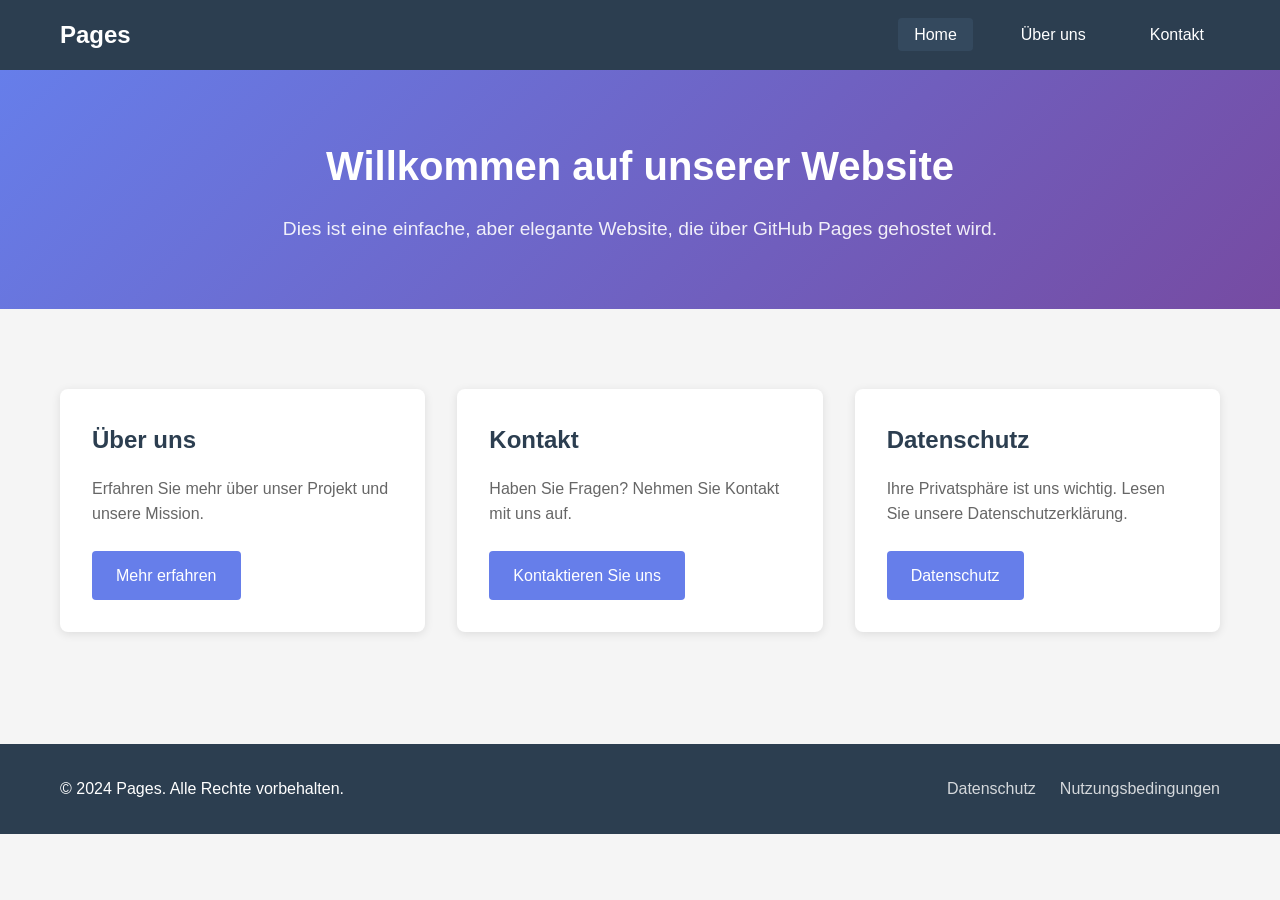
<file: index.html>
<!DOCTYPE html>
<html lang="de">
<head>
    <meta charset="UTF-8">
    <meta name="viewport" content="width=device-width, initial-scale=1.0">
    <title>Willkommen - Pages</title>
    <link rel="stylesheet" href="styles.css">
</head>
<body>
    <header>
        <nav>
            <div class="container">
                <h1 class="logo">Pages</h1>
                <ul class="nav-links">
                    <li><a href="index.html" class="active">Home</a></li>
                    <li><a href="about.html">Über uns</a></li>
                    <li><a href="contact.html">Kontakt</a></li>
                </ul>
            </div>
        </nav>
    </header>

    <main>
        <section class="hero">
            <div class="container">
                <h2>Willkommen auf unserer Website</h2>
                <p>Dies ist eine einfache, aber elegante Website, die über GitHub Pages gehostet wird.</p>
            </div>
        </section>

        <section class="content">
            <div class="container">
                <div class="card-grid">
                    <div class="card">
                        <h3>Über uns</h3>
                        <p>Erfahren Sie mehr über unser Projekt und unsere Mission.</p>
                        <a href="about.html" class="btn">Mehr erfahren</a>
                    </div>
                    <div class="card">
                        <h3>Kontakt</h3>
                        <p>Haben Sie Fragen? Nehmen Sie Kontakt mit uns auf.</p>
                        <a href="contact.html" class="btn">Kontaktieren Sie uns</a>
                    </div>
                    <div class="card">
                        <h3>Datenschutz</h3>
                        <p>Ihre Privatsphäre ist uns wichtig. Lesen Sie unsere Datenschutzerklärung.</p>
                        <a href="privacy.html" class="btn">Datenschutz</a>
                    </div>
                </div>
            </div>
        </section>
    </main>

    <footer>
        <div class="container">
            <p>&copy; 2024 Pages. Alle Rechte vorbehalten.</p>
            <div class="footer-links">
                <a href="privacy.html">Datenschutz</a>
                <a href="TermsofUse.html">Nutzungsbedingungen</a>
            </div>
        </div>
    </footer>
</body>
</html>
</file>
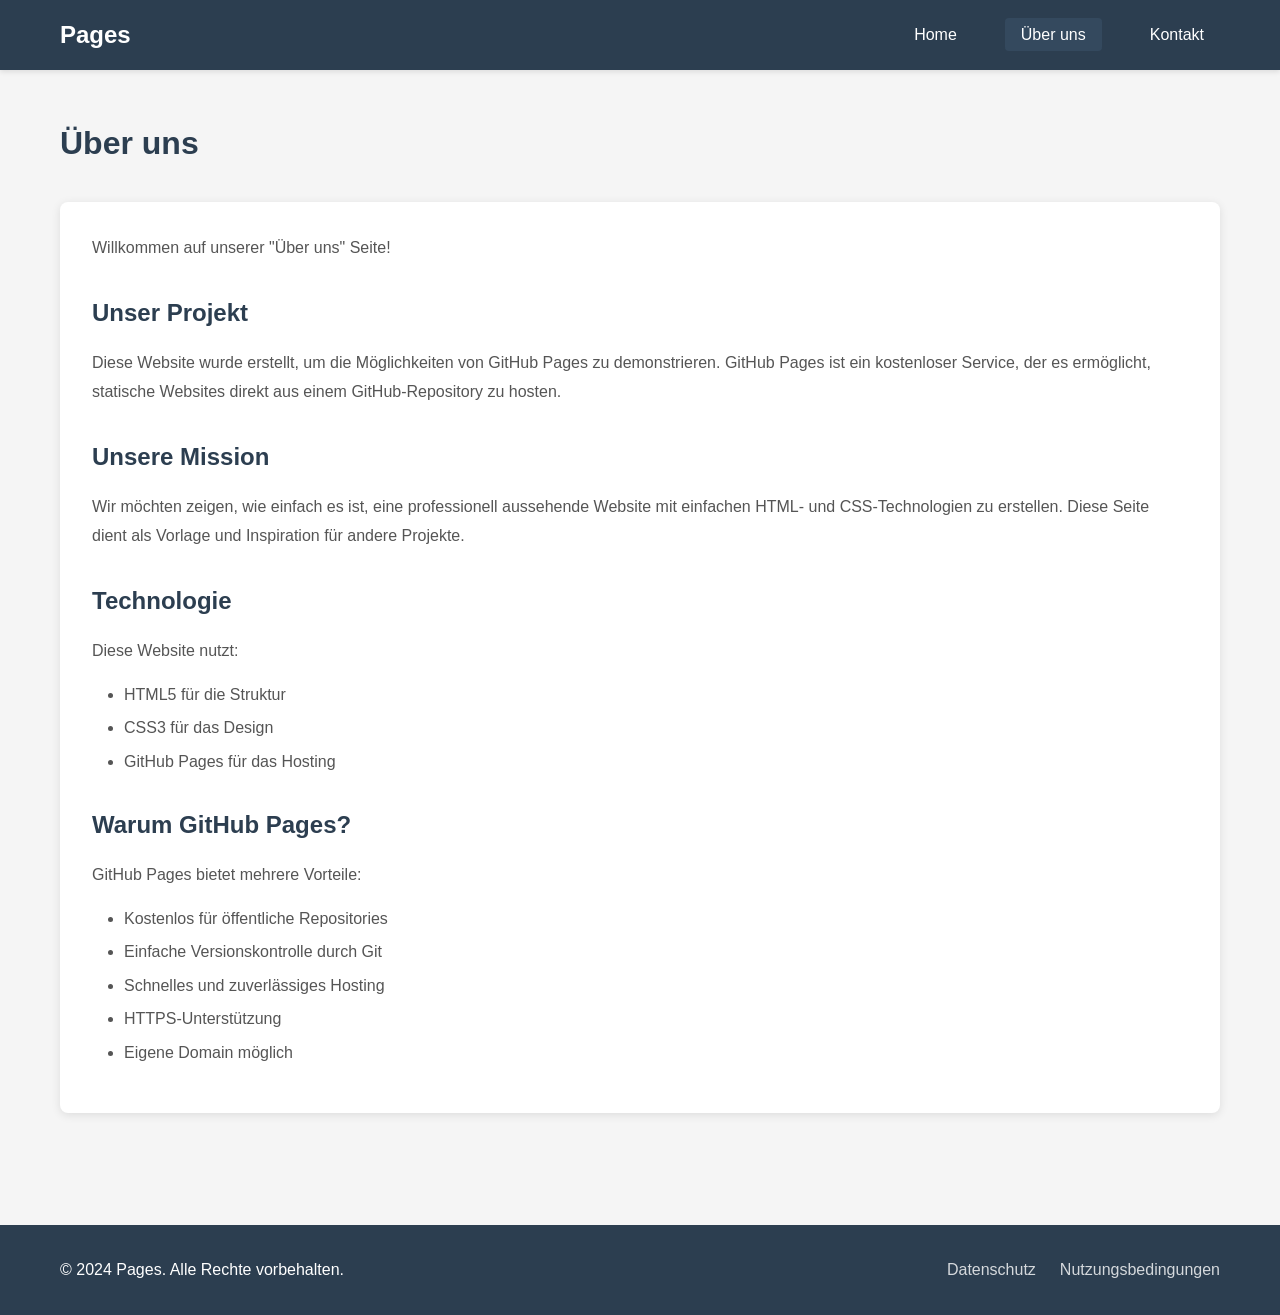
<file: about.html>
<!DOCTYPE html>
<html lang="de">
<head>
    <meta charset="UTF-8">
    <meta name="viewport" content="width=device-width, initial-scale=1.0">
    <title>Über uns - Pages</title>
    <link rel="stylesheet" href="styles.css">
</head>
<body>
    <header>
        <nav>
            <div class="container">
                <h1 class="logo">Pages</h1>
                <ul class="nav-links">
                    <li><a href="index.html">Home</a></li>
                    <li><a href="about.html" class="active">Über uns</a></li>
                    <li><a href="contact.html">Kontakt</a></li>
                </ul>
            </div>
        </nav>
    </header>

    <main>
        <section class="content">
            <div class="container">
                <h2>Über uns</h2>
                
                <div class="text-content">
                    <p>Willkommen auf unserer "Über uns" Seite!</p>
                    
                    <h3>Unser Projekt</h3>
                    <p>Diese Website wurde erstellt, um die Möglichkeiten von GitHub Pages zu demonstrieren. GitHub Pages ist ein kostenloser Service, der es ermöglicht, statische Websites direkt aus einem GitHub-Repository zu hosten.</p>

                    <h3>Unsere Mission</h3>
                    <p>Wir möchten zeigen, wie einfach es ist, eine professionell aussehende Website mit einfachen HTML- und CSS-Technologien zu erstellen. Diese Seite dient als Vorlage und Inspiration für andere Projekte.</p>

                    <h3>Technologie</h3>
                    <p>Diese Website nutzt:</p>
                    <ul>
                        <li>HTML5 für die Struktur</li>
                        <li>CSS3 für das Design</li>
                        <li>GitHub Pages für das Hosting</li>
                    </ul>

                    <h3>Warum GitHub Pages?</h3>
                    <p>GitHub Pages bietet mehrere Vorteile:</p>
                    <ul>
                        <li>Kostenlos für öffentliche Repositories</li>
                        <li>Einfache Versionskontrolle durch Git</li>
                        <li>Schnelles und zuverlässiges Hosting</li>
                        <li>HTTPS-Unterstützung</li>
                        <li>Eigene Domain möglich</li>
                    </ul>
                </div>
            </div>
        </section>
    </main>

    <footer>
        <div class="container">
            <p>&copy; 2024 Pages. Alle Rechte vorbehalten.</p>
            <div class="footer-links">
                <a href="privacy.html">Datenschutz</a>
                <a href="TermsofUse.html">Nutzungsbedingungen</a>
            </div>
        </div>
    </footer>
</body>
</html>
</file>
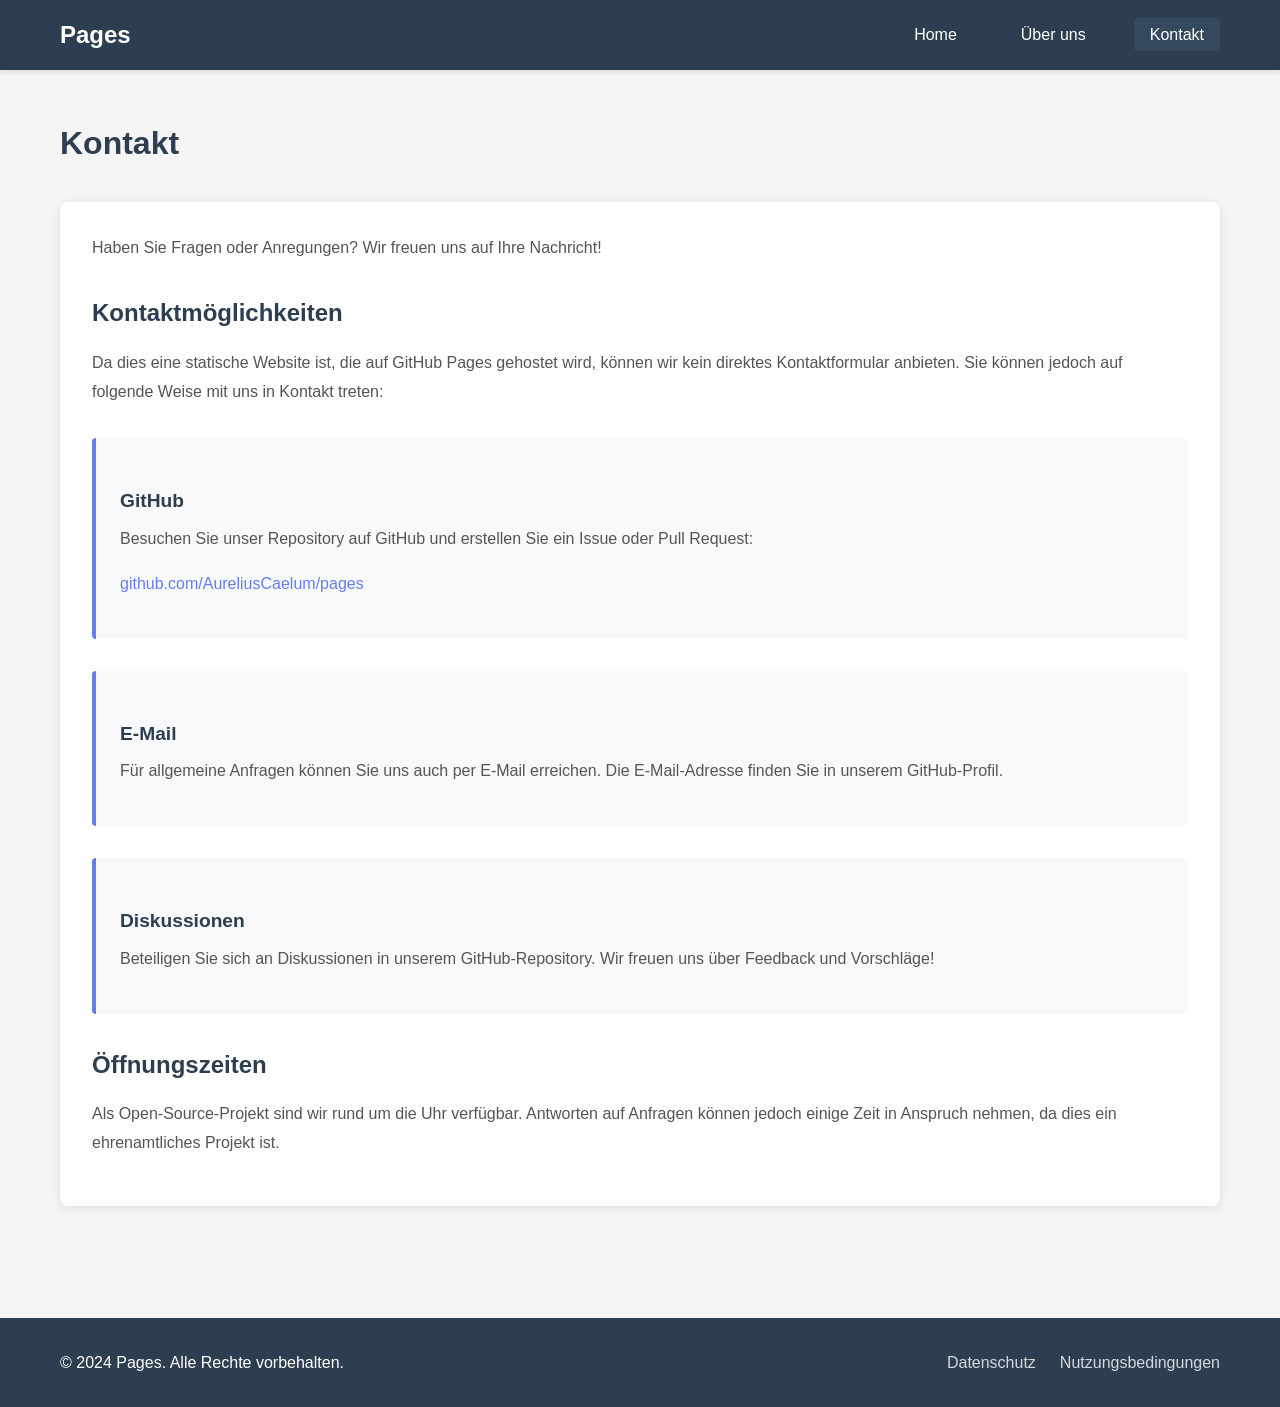
<file: contact.html>
<!DOCTYPE html>
<html lang="de">
<head>
    <meta charset="UTF-8">
    <meta name="viewport" content="width=device-width, initial-scale=1.0">
    <title>Kontakt - Pages</title>
    <link rel="stylesheet" href="styles.css">
</head>
<body>
    <header>
        <nav>
            <div class="container">
                <h1 class="logo">Pages</h1>
                <ul class="nav-links">
                    <li><a href="index.html">Home</a></li>
                    <li><a href="about.html">Über uns</a></li>
                    <li><a href="contact.html" class="active">Kontakt</a></li>
                </ul>
            </div>
        </nav>
    </header>

    <main>
        <section class="content">
            <div class="container">
                <h2>Kontakt</h2>
                
                <div class="text-content">
                    <p>Haben Sie Fragen oder Anregungen? Wir freuen uns auf Ihre Nachricht!</p>

                    <div class="contact-info">
                        <h3>Kontaktmöglichkeiten</h3>
                        <p>Da dies eine statische Website ist, die auf GitHub Pages gehostet wird, können wir kein direktes Kontaktformular anbieten. Sie können jedoch auf folgende Weise mit uns in Kontakt treten:</p>

                        <div class="contact-method">
                            <h4>GitHub</h4>
                            <p>Besuchen Sie unser Repository auf GitHub und erstellen Sie ein Issue oder Pull Request:</p>
                            <p><a href="https://github.com/AureliusCaelum/pages" target="_blank">github.com/AureliusCaelum/pages</a></p>
                        </div>

                        <div class="contact-method">
                            <h4>E-Mail</h4>
                            <p>Für allgemeine Anfragen können Sie uns auch per E-Mail erreichen. Die E-Mail-Adresse finden Sie in unserem GitHub-Profil.</p>
                        </div>

                        <div class="contact-method">
                            <h4>Diskussionen</h4>
                            <p>Beteiligen Sie sich an Diskussionen in unserem GitHub-Repository. Wir freuen uns über Feedback und Vorschläge!</p>
                        </div>
                    </div>

                    <h3>Öffnungszeiten</h3>
                    <p>Als Open-Source-Projekt sind wir rund um die Uhr verfügbar. Antworten auf Anfragen können jedoch einige Zeit in Anspruch nehmen, da dies ein ehrenamtliches Projekt ist.</p>
                </div>
            </div>
        </section>
    </main>

    <footer>
        <div class="container">
            <p>&copy; 2024 Pages. Alle Rechte vorbehalten.</p>
            <div class="footer-links">
                <a href="privacy.html">Datenschutz</a>
                <a href="TermsofUse.html">Nutzungsbedingungen</a>
            </div>
        </div>
    </footer>
</body>
</html>
</file>
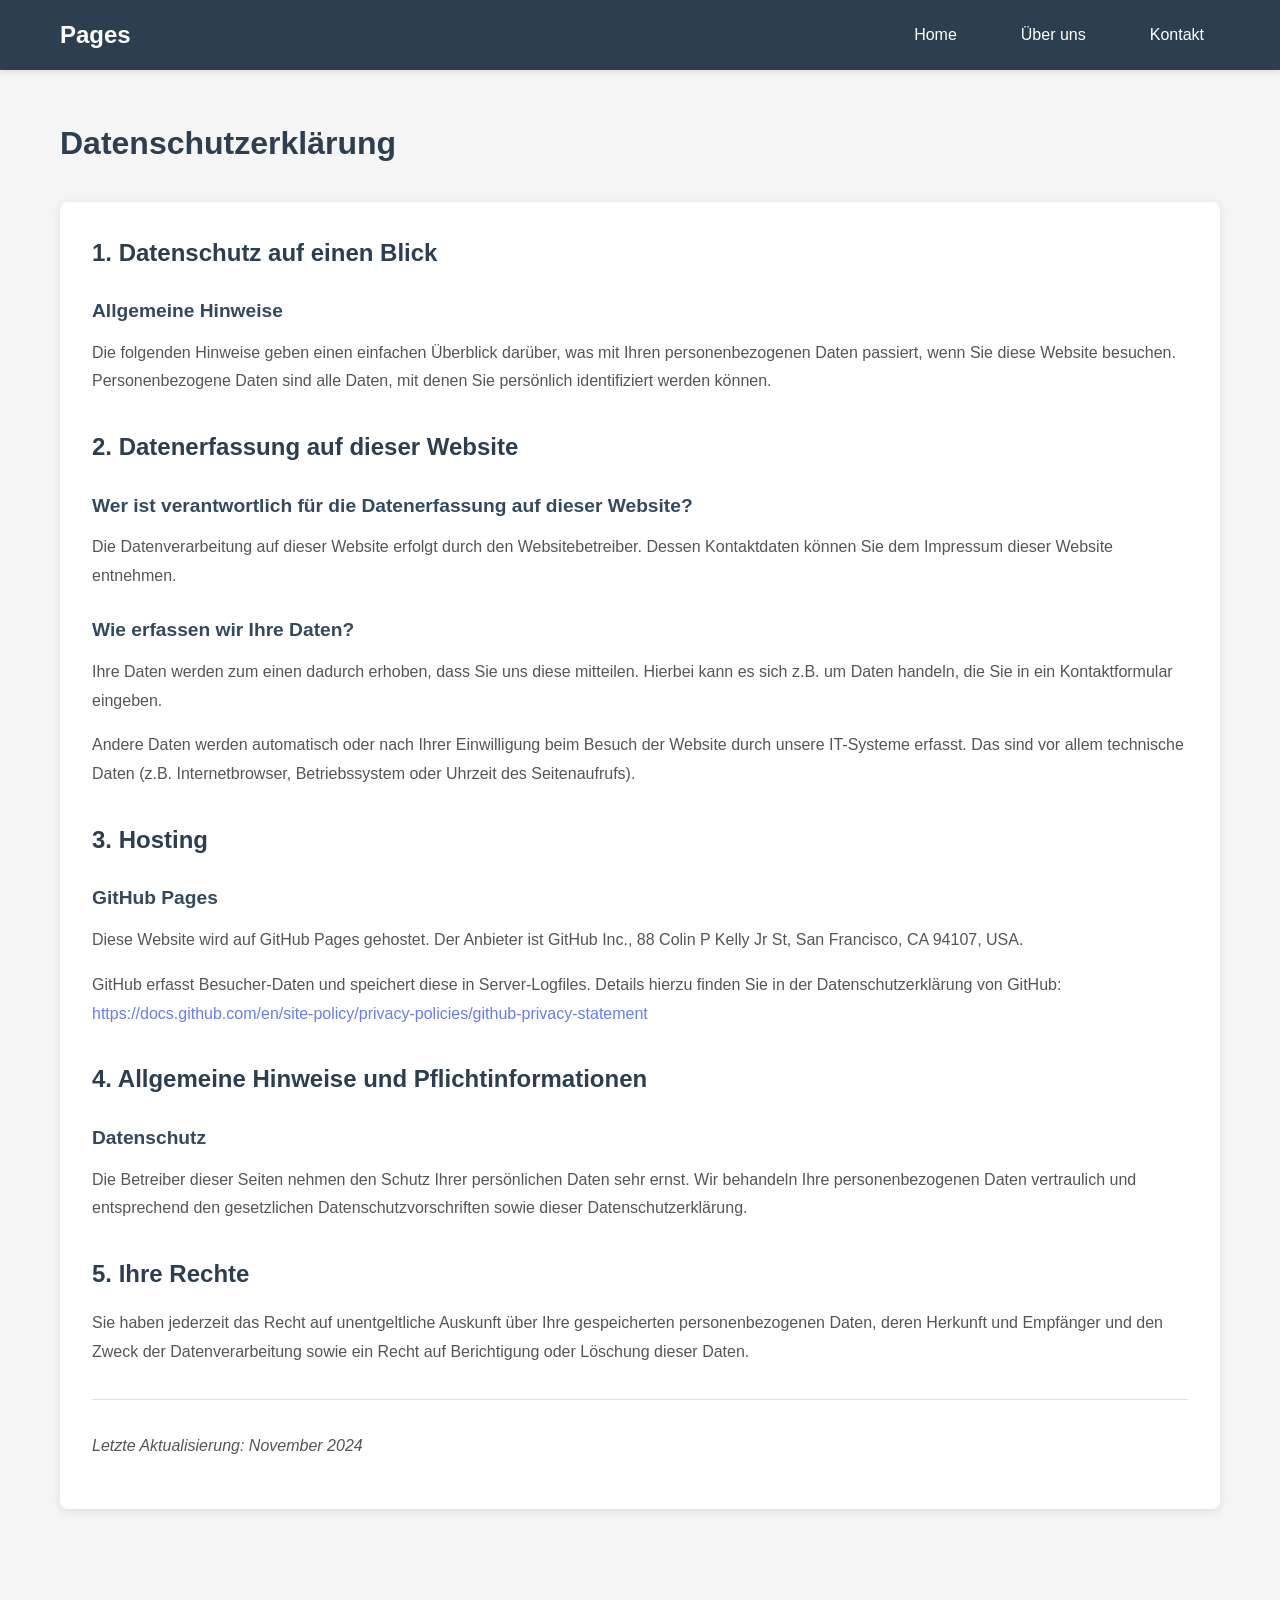
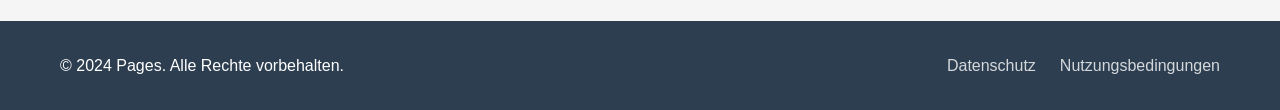
<file: privacy.html>
<!DOCTYPE html>
<html lang="de">
<head>
    <meta charset="UTF-8">
    <meta name="viewport" content="width=device-width, initial-scale=1.0">
    <title>Datenschutzerklärung - Pages</title>
    <link rel="stylesheet" href="styles.css">
</head>
<body>
    <header>
        <nav>
            <div class="container">
                <h1 class="logo">Pages</h1>
                <ul class="nav-links">
                    <li><a href="index.html">Home</a></li>
                    <li><a href="about.html">Über uns</a></li>
                    <li><a href="contact.html">Kontakt</a></li>
                </ul>
            </div>
        </nav>
    </header>

    <main>
        <section class="content">
            <div class="container">
                <h2>Datenschutzerklärung</h2>
                
                <div class="text-content">
                    <h3>1. Datenschutz auf einen Blick</h3>
                    <h4>Allgemeine Hinweise</h4>
                    <p>Die folgenden Hinweise geben einen einfachen Überblick darüber, was mit Ihren personenbezogenen Daten passiert, wenn Sie diese Website besuchen. Personenbezogene Daten sind alle Daten, mit denen Sie persönlich identifiziert werden können.</p>

                    <h3>2. Datenerfassung auf dieser Website</h3>
                    <h4>Wer ist verantwortlich für die Datenerfassung auf dieser Website?</h4>
                    <p>Die Datenverarbeitung auf dieser Website erfolgt durch den Websitebetreiber. Dessen Kontaktdaten können Sie dem Impressum dieser Website entnehmen.</p>

                    <h4>Wie erfassen wir Ihre Daten?</h4>
                    <p>Ihre Daten werden zum einen dadurch erhoben, dass Sie uns diese mitteilen. Hierbei kann es sich z.B. um Daten handeln, die Sie in ein Kontaktformular eingeben.</p>
                    <p>Andere Daten werden automatisch oder nach Ihrer Einwilligung beim Besuch der Website durch unsere IT-Systeme erfasst. Das sind vor allem technische Daten (z.B. Internetbrowser, Betriebssystem oder Uhrzeit des Seitenaufrufs).</p>

                    <h3>3. Hosting</h3>
                    <h4>GitHub Pages</h4>
                    <p>Diese Website wird auf GitHub Pages gehostet. Der Anbieter ist GitHub Inc., 88 Colin P Kelly Jr St, San Francisco, CA 94107, USA.</p>
                    <p>GitHub erfasst Besucher-Daten und speichert diese in Server-Logfiles. Details hierzu finden Sie in der Datenschutzerklärung von GitHub: <a href="https://docs.github.com/en/site-policy/privacy-policies/github-privacy-statement" target="_blank">https://docs.github.com/en/site-policy/privacy-policies/github-privacy-statement</a></p>

                    <h3>4. Allgemeine Hinweise und Pflichtinformationen</h3>
                    <h4>Datenschutz</h4>
                    <p>Die Betreiber dieser Seiten nehmen den Schutz Ihrer persönlichen Daten sehr ernst. Wir behandeln Ihre personenbezogenen Daten vertraulich und entsprechend den gesetzlichen Datenschutzvorschriften sowie dieser Datenschutzerklärung.</p>

                    <h3>5. Ihre Rechte</h3>
                    <p>Sie haben jederzeit das Recht auf unentgeltliche Auskunft über Ihre gespeicherten personenbezogenen Daten, deren Herkunft und Empfänger und den Zweck der Datenverarbeitung sowie ein Recht auf Berichtigung oder Löschung dieser Daten.</p>

                    <p class="last-updated">Letzte Aktualisierung: November 2024</p>
                </div>
            </div>
        </section>
    </main>

    <footer>
        <div class="container">
            <p>&copy; 2024 Pages. Alle Rechte vorbehalten.</p>
            <div class="footer-links">
                <a href="privacy.html">Datenschutz</a>
                <a href="TermsofUse.html">Nutzungsbedingungen</a>
            </div>
        </div>
    </footer>
</body>
</html>
</file>
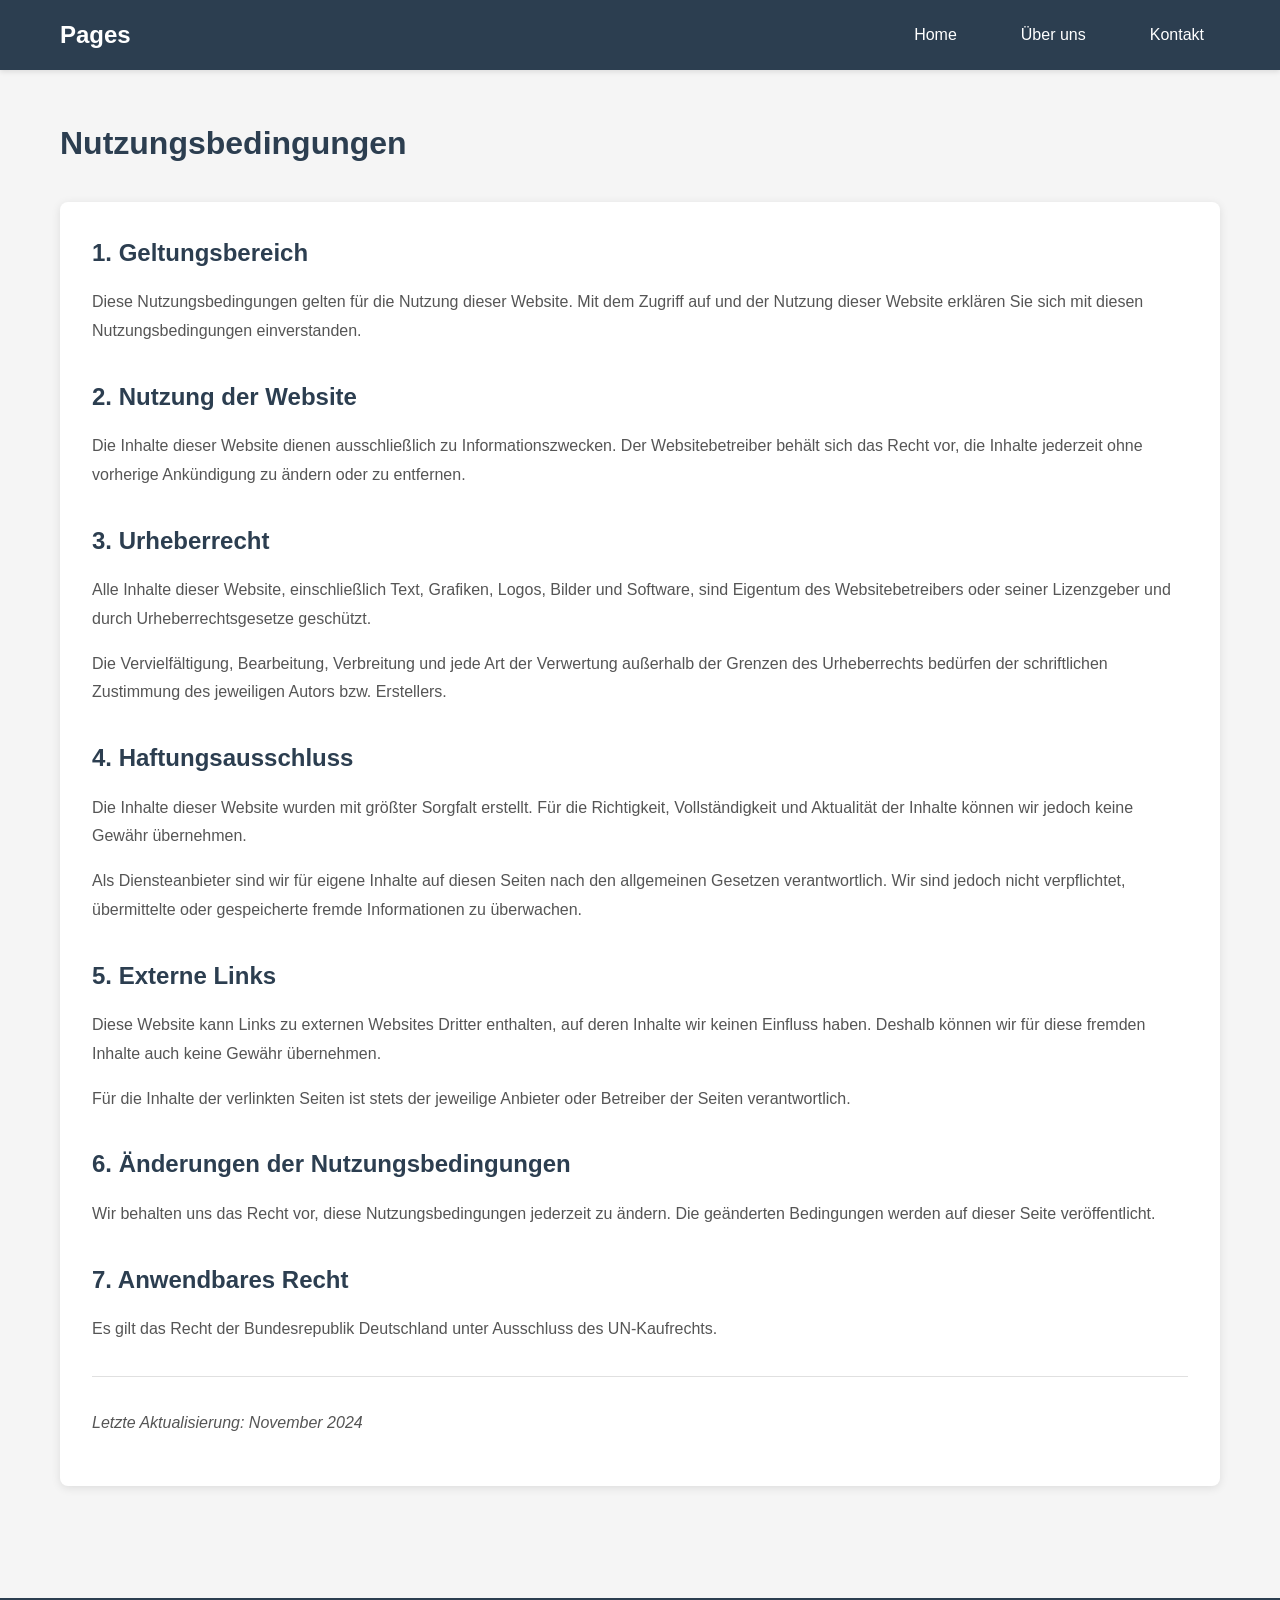
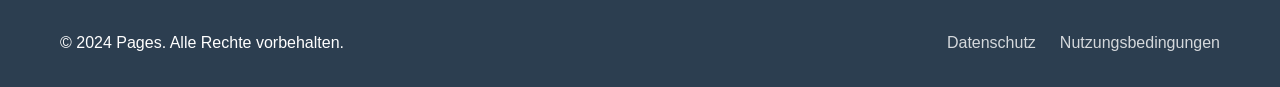
<file: TermsofUse.html>
<!DOCTYPE html>
<html lang="de">
<head>
    <meta charset="UTF-8">
    <meta name="viewport" content="width=device-width, initial-scale=1.0">
    <title>Nutzungsbedingungen - Pages</title>
    <link rel="stylesheet" href="styles.css">
</head>
<body>
    <header>
        <nav>
            <div class="container">
                <h1 class="logo">Pages</h1>
                <ul class="nav-links">
                    <li><a href="index.html">Home</a></li>
                    <li><a href="about.html">Über uns</a></li>
                    <li><a href="contact.html">Kontakt</a></li>
                </ul>
            </div>
        </nav>
    </header>

    <main>
        <section class="content">
            <div class="container">
                <h2>Nutzungsbedingungen</h2>
                
                <div class="text-content">
                    <h3>1. Geltungsbereich</h3>
                    <p>Diese Nutzungsbedingungen gelten für die Nutzung dieser Website. Mit dem Zugriff auf und der Nutzung dieser Website erklären Sie sich mit diesen Nutzungsbedingungen einverstanden.</p>

                    <h3>2. Nutzung der Website</h3>
                    <p>Die Inhalte dieser Website dienen ausschließlich zu Informationszwecken. Der Websitebetreiber behält sich das Recht vor, die Inhalte jederzeit ohne vorherige Ankündigung zu ändern oder zu entfernen.</p>

                    <h3>3. Urheberrecht</h3>
                    <p>Alle Inhalte dieser Website, einschließlich Text, Grafiken, Logos, Bilder und Software, sind Eigentum des Websitebetreibers oder seiner Lizenzgeber und durch Urheberrechtsgesetze geschützt.</p>
                    <p>Die Vervielfältigung, Bearbeitung, Verbreitung und jede Art der Verwertung außerhalb der Grenzen des Urheberrechts bedürfen der schriftlichen Zustimmung des jeweiligen Autors bzw. Erstellers.</p>

                    <h3>4. Haftungsausschluss</h3>
                    <p>Die Inhalte dieser Website wurden mit größter Sorgfalt erstellt. Für die Richtigkeit, Vollständigkeit und Aktualität der Inhalte können wir jedoch keine Gewähr übernehmen.</p>
                    <p>Als Diensteanbieter sind wir für eigene Inhalte auf diesen Seiten nach den allgemeinen Gesetzen verantwortlich. Wir sind jedoch nicht verpflichtet, übermittelte oder gespeicherte fremde Informationen zu überwachen.</p>

                    <h3>5. Externe Links</h3>
                    <p>Diese Website kann Links zu externen Websites Dritter enthalten, auf deren Inhalte wir keinen Einfluss haben. Deshalb können wir für diese fremden Inhalte auch keine Gewähr übernehmen.</p>
                    <p>Für die Inhalte der verlinkten Seiten ist stets der jeweilige Anbieter oder Betreiber der Seiten verantwortlich.</p>

                    <h3>6. Änderungen der Nutzungsbedingungen</h3>
                    <p>Wir behalten uns das Recht vor, diese Nutzungsbedingungen jederzeit zu ändern. Die geänderten Bedingungen werden auf dieser Seite veröffentlicht.</p>

                    <h3>7. Anwendbares Recht</h3>
                    <p>Es gilt das Recht der Bundesrepublik Deutschland unter Ausschluss des UN-Kaufrechts.</p>

                    <p class="last-updated">Letzte Aktualisierung: November 2024</p>
                </div>
            </div>
        </section>
    </main>

    <footer>
        <div class="container">
            <p>&copy; 2024 Pages. Alle Rechte vorbehalten.</p>
            <div class="footer-links">
                <a href="privacy.html">Datenschutz</a>
                <a href="TermsofUse.html">Nutzungsbedingungen</a>
            </div>
        </div>
    </footer>
</body>
</html>
</file>
<file: styles.css>
/* Reset and Base Styles */
* {
    margin: 0;
    padding: 0;
    box-sizing: border-box;
}

body {
    font-family: -apple-system, BlinkMacSystemFont, 'Segoe UI', Roboto, 'Helvetica Neue', Arial, sans-serif;
    line-height: 1.6;
    color: #333;
    background-color: #f5f5f5;
}

.container {
    max-width: 1200px;
    margin: 0 auto;
    padding: 0 20px;
}

/* Header and Navigation */
header {
    background-color: #2c3e50;
    color: white;
    padding: 1rem 0;
    box-shadow: 0 2px 5px rgba(0,0,0,0.1);
}

header nav .container {
    display: flex;
    justify-content: space-between;
    align-items: center;
}

.logo {
    font-size: 1.5rem;
    font-weight: bold;
    color: white;
}

.nav-links {
    display: flex;
    list-style: none;
    gap: 2rem;
}

.nav-links a {
    color: white;
    text-decoration: none;
    padding: 0.5rem 1rem;
    border-radius: 4px;
    transition: background-color 0.3s ease;
}

.nav-links a:hover,
.nav-links a.active {
    background-color: #34495e;
}

/* Hero Section */
.hero {
    background: linear-gradient(135deg, #667eea 0%, #764ba2 100%);
    color: white;
    padding: 4rem 0;
    text-align: center;
}

.hero h2 {
    font-size: 2.5rem;
    margin-bottom: 1rem;
}

.hero p {
    font-size: 1.2rem;
    opacity: 0.9;
}

/* Content Section */
.content {
    padding: 3rem 0;
}

.content h2 {
    color: #2c3e50;
    margin-bottom: 2rem;
    font-size: 2rem;
}

/* Card Grid */
.card-grid {
    display: grid;
    grid-template-columns: repeat(auto-fit, minmax(300px, 1fr));
    gap: 2rem;
    margin-top: 2rem;
}

.card {
    background: white;
    padding: 2rem;
    border-radius: 8px;
    box-shadow: 0 2px 10px rgba(0,0,0,0.1);
    transition: transform 0.3s ease, box-shadow 0.3s ease;
}

.card:hover {
    transform: translateY(-5px);
    box-shadow: 0 5px 20px rgba(0,0,0,0.15);
}

.card h3 {
    color: #2c3e50;
    margin-bottom: 1rem;
    font-size: 1.5rem;
}

.card p {
    color: #666;
    margin-bottom: 1.5rem;
}

/* Buttons */
.btn {
    display: inline-block;
    padding: 0.75rem 1.5rem;
    background-color: #667eea;
    color: white;
    text-decoration: none;
    border-radius: 4px;
    transition: background-color 0.3s ease;
}

.btn:hover {
    background-color: #5568d3;
}

/* Text Content */
.text-content {
    background: white;
    padding: 2rem;
    border-radius: 8px;
    box-shadow: 0 2px 10px rgba(0,0,0,0.1);
    margin-top: 1rem;
}

.text-content h3 {
    color: #2c3e50;
    margin-top: 2rem;
    margin-bottom: 1rem;
    font-size: 1.5rem;
}

.text-content h3:first-child {
    margin-top: 0;
}

.text-content h4 {
    color: #34495e;
    margin-top: 1.5rem;
    margin-bottom: 0.75rem;
    font-size: 1.2rem;
}

.text-content p {
    color: #555;
    margin-bottom: 1rem;
    line-height: 1.8;
}

.text-content ul {
    margin-left: 2rem;
    margin-bottom: 1rem;
    color: #555;
}

.text-content ul li {
    margin-bottom: 0.5rem;
}

.text-content a {
    color: #667eea;
    text-decoration: none;
}

.text-content a:hover {
    text-decoration: underline;
}

.last-updated {
    font-style: italic;
    color: #999;
    margin-top: 2rem;
    padding-top: 2rem;
    border-top: 1px solid #e0e0e0;
}

/* Contact Info */
.contact-info {
    margin-top: 2rem;
}

.contact-method {
    margin-top: 2rem;
    padding: 1.5rem;
    background-color: #f8f9fa;
    border-left: 4px solid #667eea;
    border-radius: 4px;
}

.contact-method h4 {
    color: #2c3e50;
    margin-bottom: 0.5rem;
}

.contact-method p {
    color: #555;
}

/* Footer */
footer {
    background-color: #2c3e50;
    color: white;
    padding: 2rem 0;
    margin-top: 4rem;
}

footer .container {
    display: flex;
    justify-content: space-between;
    align-items: center;
    flex-wrap: wrap;
}

.footer-links {
    display: flex;
    gap: 1.5rem;
}

.footer-links a {
    color: white;
    text-decoration: none;
    opacity: 0.8;
    transition: opacity 0.3s ease;
}

.footer-links a:hover {
    opacity: 1;
}

/* Responsive Design */
@media (max-width: 768px) {
    header nav .container {
        flex-direction: column;
        gap: 1rem;
    }

    .nav-links {
        flex-wrap: wrap;
        justify-content: center;
    }

    .hero h2 {
        font-size: 2rem;
    }

    .hero p {
        font-size: 1rem;
    }

    .card-grid {
        grid-template-columns: 1fr;
    }

    footer .container {
        flex-direction: column;
        gap: 1rem;
        text-align: center;
    }

    .footer-links {
        flex-direction: column;
        gap: 0.5rem;
    }
}
</file>
